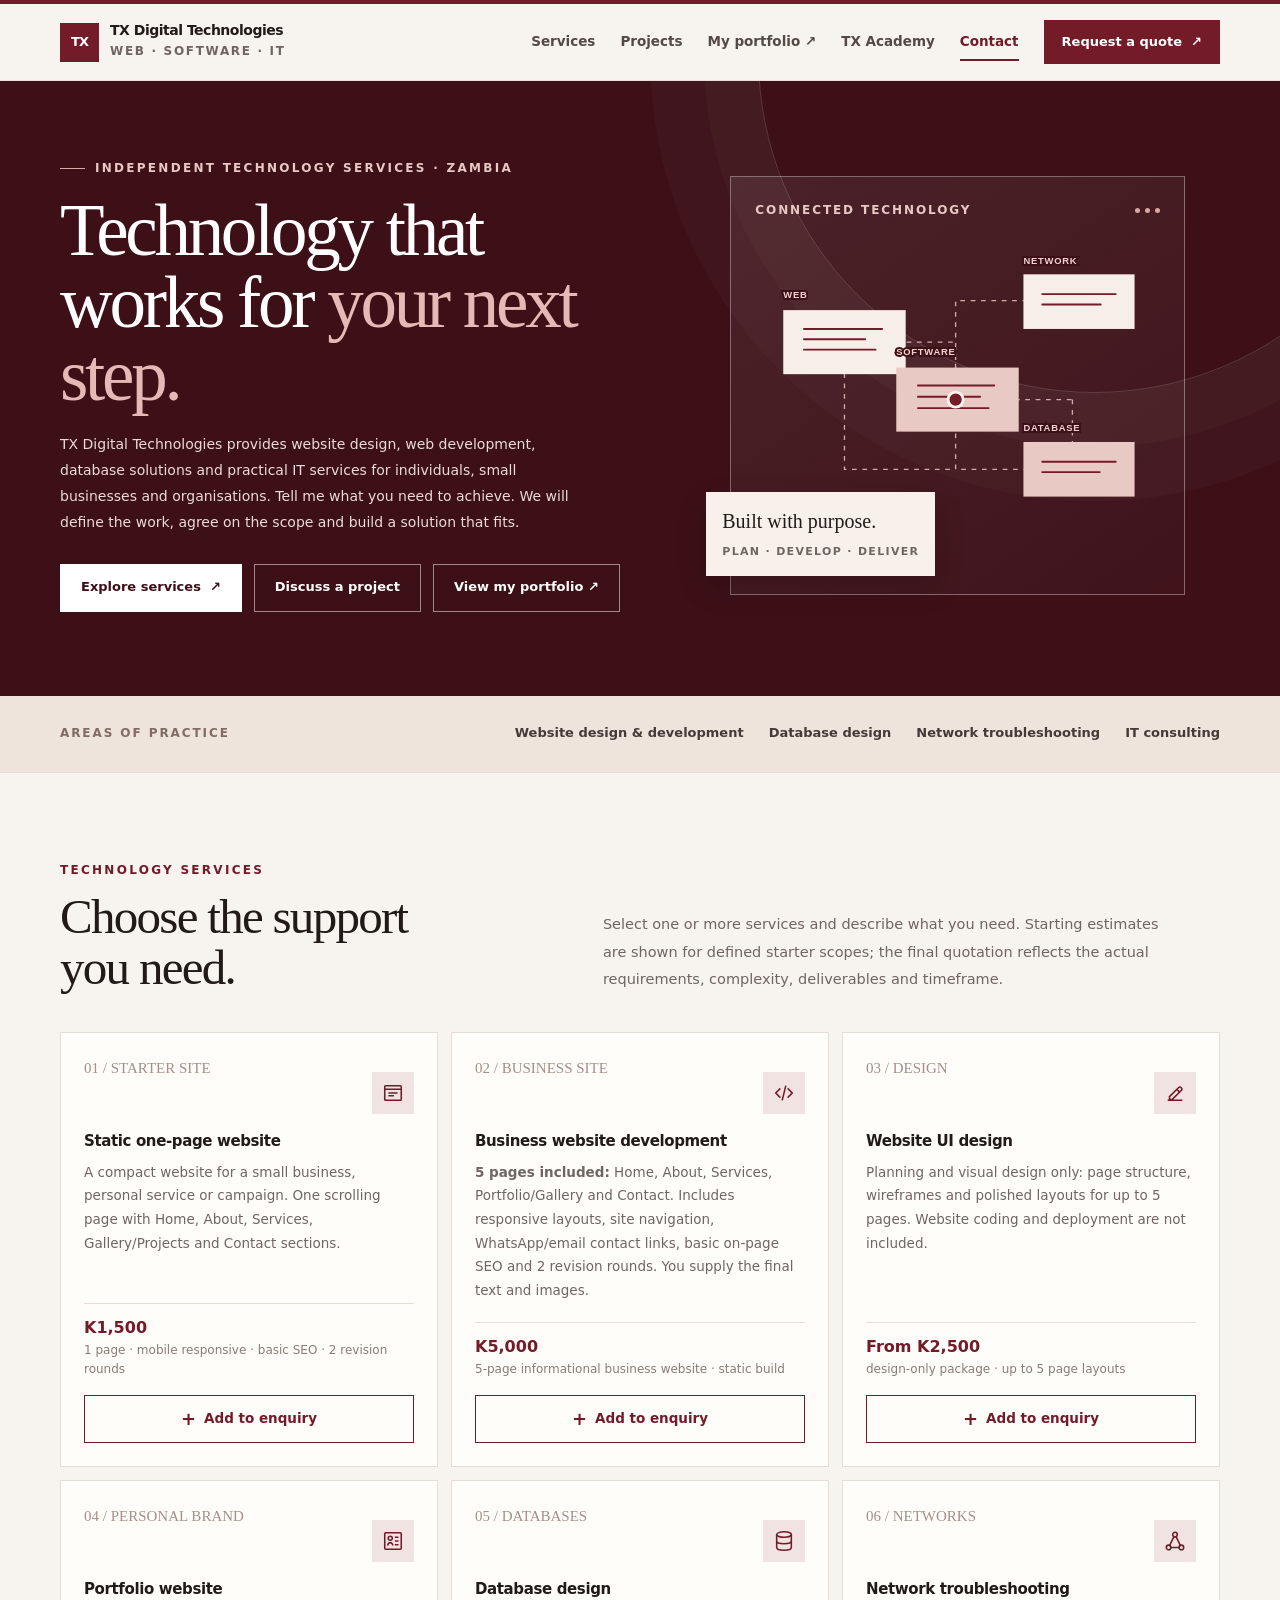
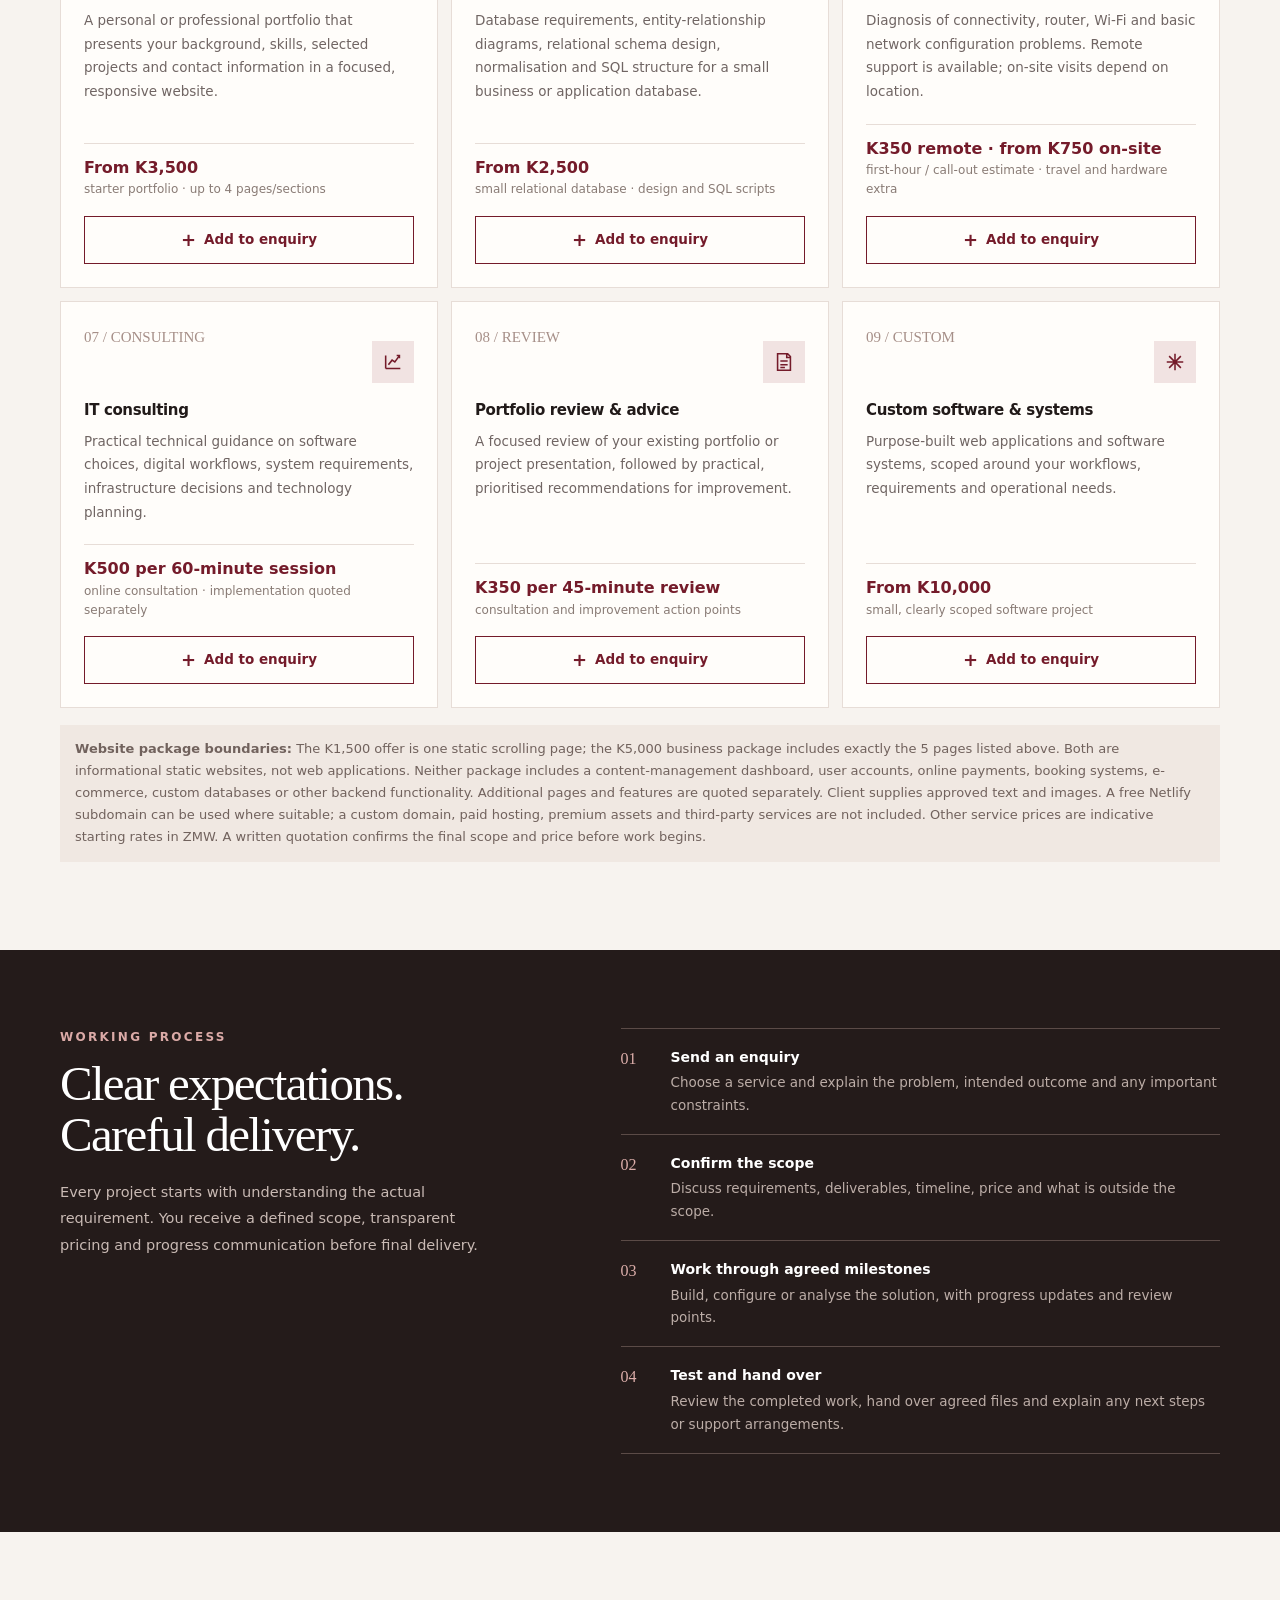
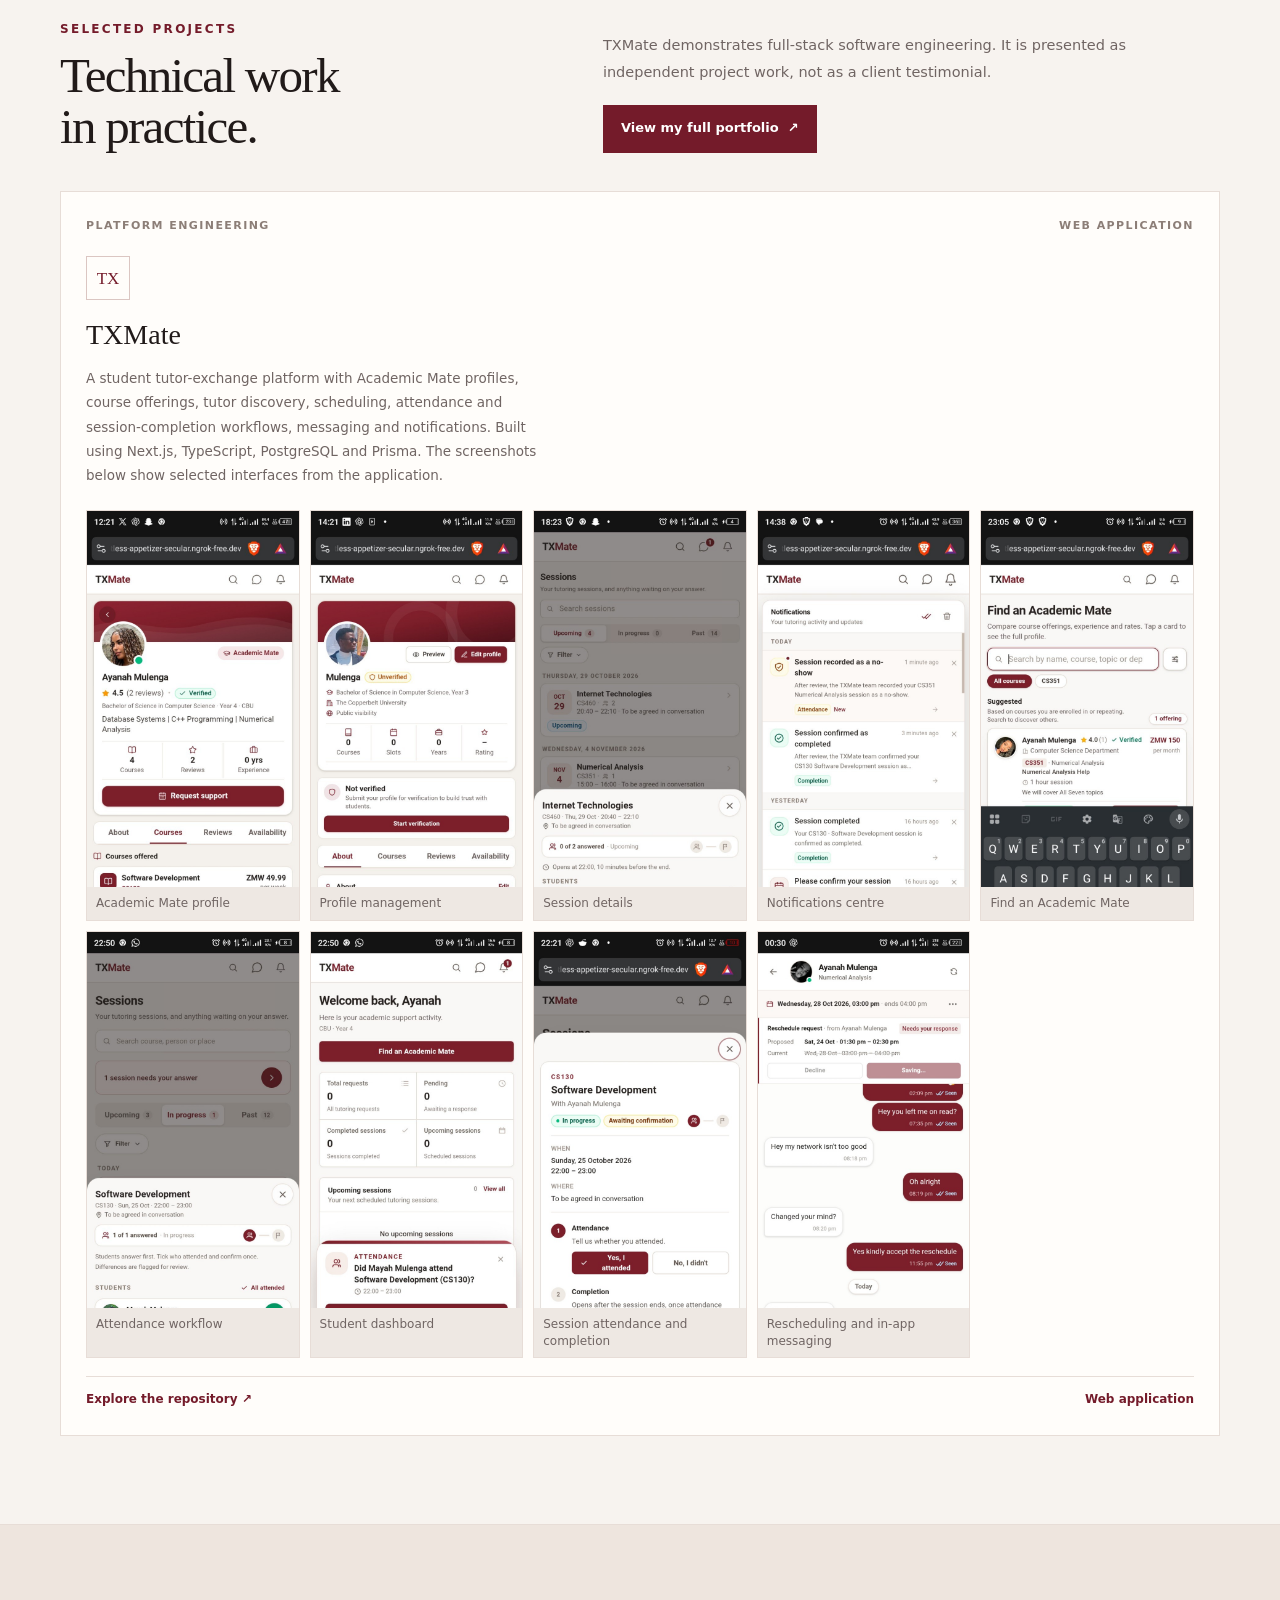
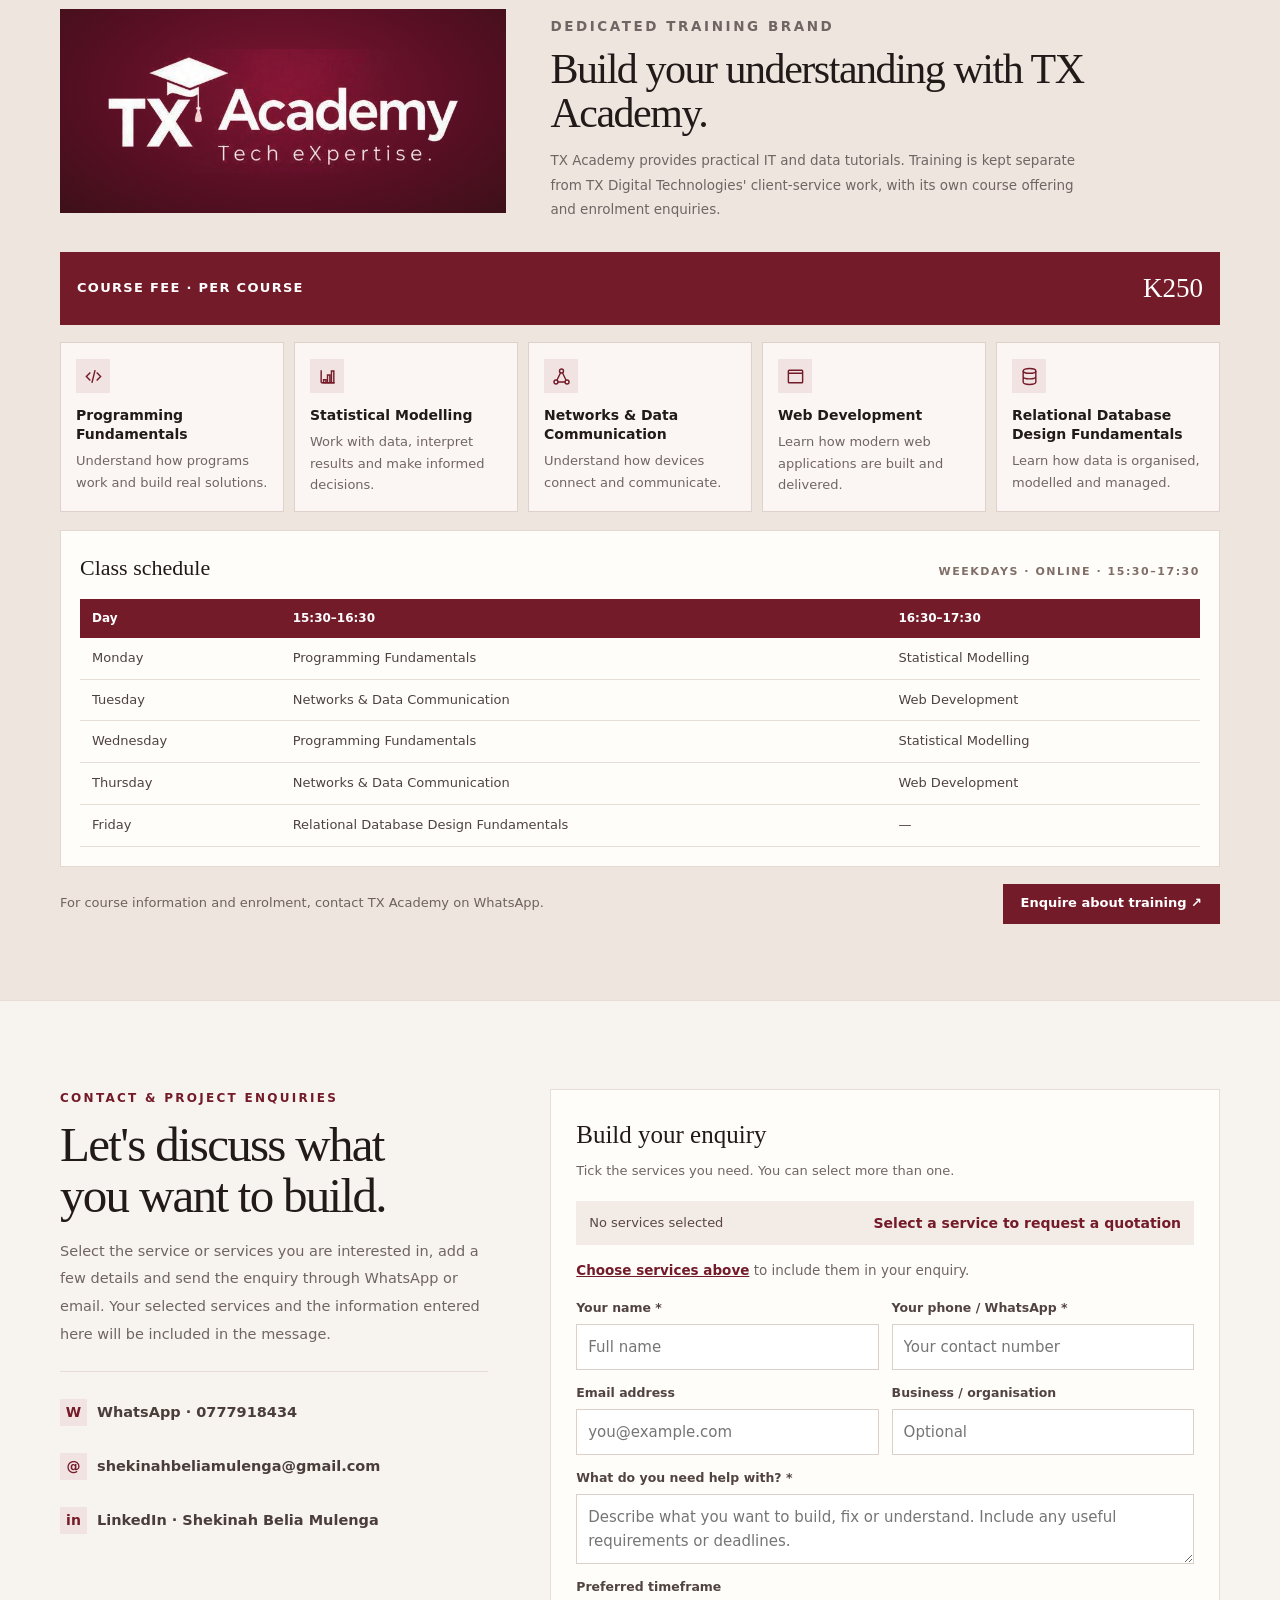
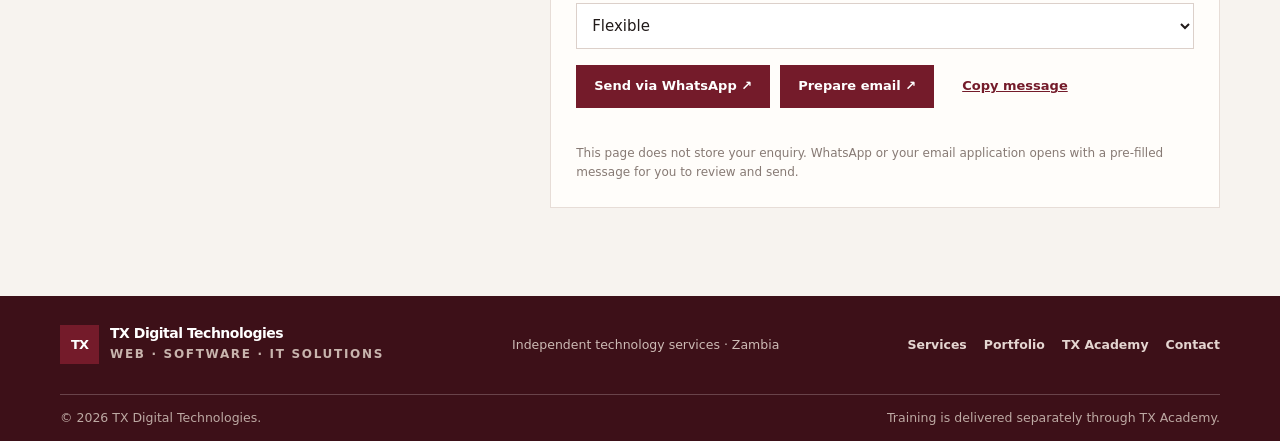
<file: index.html>
<!doctype html>
<html lang="en">
<head>
  <meta charset="utf-8">
  <meta name="viewport" content="width=device-width, initial-scale=1, viewport-fit=cover">
  <meta name="theme-color" content="#6f1724">
  <meta name="description" content="TX Digital Technologies provides website design, web development, portfolio websites, database design, network troubleshooting and IT consulting in Zambia.">
  <meta property="og:title" content="TX Digital Technologies | Practical technology solutions">
  <meta property="og:description" content="Website design, web development, database design and practical IT services, with separate training through TX Academy.">
  <meta property="og:type" content="website">
  <title>TX Digital Technologies | Technology Services in Zambia</title>
  <link rel="icon" type="image/svg+xml" href="favicon.svg">
  <link rel="stylesheet" href="css/base.css">
  <link rel="stylesheet" href="css/components.css">
  <link rel="stylesheet" href="css/header.css">
  <link rel="stylesheet" href="css/hero.css">
  <link rel="stylesheet" href="css/services.css">
  <link rel="stylesheet" href="css/process.css">
  <link rel="stylesheet" href="css/work.css">
  <link rel="stylesheet" href="css/academy.css">
  <link rel="stylesheet" href="css/contact.css">
  <link rel="stylesheet" href="css/footer.css">
  <link rel="stylesheet" href="css/responsive.css">
  <link rel="stylesheet" href="css/ux.css">
</head>
<body>
  <a class="skip-link" href="#main">Skip to content</a>
  <div class="topline" aria-hidden="true"></div>
  <header class="site-header">
    <div class="wrap nav">
      <a class="brand" href="#home" aria-label="TX Digital Technologies home">
        <span class="brand-mark" aria-hidden="true">TX</span>
        <span><span class="brand-name">TX Digital Technologies</span><span class="brand-sub">Web · Software · IT</span></span>
      </a>
      <button class="menu-toggle" type="button" aria-expanded="false" aria-controls="site-navigation"><span class="menu-icon" aria-hidden="true"></span><span class="menu-label">Menu</span></button>
      <nav class="nav-links" id="site-navigation" aria-label="Main navigation">
        <a href="#services">Services</a>
        <a href="#work">Projects</a>
        <a href="https://shekinahbmulenga-portfolio.netlify.app/" target="_blank" rel="noopener noreferrer">My portfolio ↗</a>
        <a href="#academy">TX Academy</a>
        <a href="#contact">Contact</a>
        <a class="nav-cta" href="#contact">Request a quote <span aria-hidden="true">↗</span></a>
      </nav>
    </div>
  </header>
  <main id="main" tabindex="-1">
    <section class="hero" id="home">
      <div class="wrap hero-grid">
        <div>
          <p class="eyebrow">Independent technology services · Zambia</p>
          <h1>Technology that works for <em>your next step.</em></h1>
          <p class="hero-copy">TX Digital Technologies provides website design, web development, database solutions and practical IT services for individuals, small businesses and organisations. Tell me what you need to achieve. We will define the work, agree on the scope and build a solution that fits.</p>
          <div class="hero-actions">
            <a class="button" href="#services">Explore services <span aria-hidden="true">↗</span></a>
            <a class="button button-outline" href="#contact">Discuss a project</a>
            <a class="button button-outline" href="https://shekinahbmulenga-portfolio.netlify.app/" target="_blank" rel="noopener noreferrer">View my portfolio ↗</a>
          </div>
        </div>
        <div class="hero-visual" role="img" aria-label="Illustration of connected web, software, database and network systems">
          <div class="blueprint">
            <div class="blueprint-head"><span>Connected technology</span><span class="dots"><i></i><i></i><i></i></span></div>
            <svg viewBox="0 0 430 285" fill="none" xmlns="http://www.w3.org/2000/svg" aria-hidden="true">
              <path d="M95 82H213V143H337M95 82V217H213V143M337 143V217H213M213 143V38H337" stroke="#D9AAA5" stroke-width="1.4" stroke-dasharray="5 6"/>
              <rect x="30" y="48" width="130" height="68" fill="#F6EEE8"/>
              <rect x="150" y="109" width="130" height="68" fill="#E8C9C3"/>
              <rect x="285" y="10" width="118" height="58" fill="#F6EEE8"/>
              <rect x="285" y="188" width="118" height="58" fill="#E8C9C3"/>
              <g stroke="#741B2A" stroke-width="2" stroke-linecap="round">
                <path d="M52 68H135M52 79H117M52 90H128M173 128H254M173 140H239M173 152H248M305 31H383M305 42H367M305 209H383M305 220H366"/>
              </g>
              <g fill="#741B2A" font-family="Arial, sans-serif" font-size="10" font-weight="700">
                <text x="30" y="35">WEB</text><text x="150" y="96">SOFTWARE</text><text x="285" y="-1">NETWORK</text><text x="285" y="176">DATABASE</text>
              </g>
              <circle cx="213" cy="143" r="8" fill="#741B2A" stroke="#F7F3EF" stroke-width="3"/>
            </svg>
            <div class="blueprint-caption"><strong>Built with purpose.</strong><small>Plan · Develop · Deliver</small></div>
          </div>
        </div>
      </div>
    </section>
    <section class="capability-band" aria-label="Service areas">
      <div class="wrap capability-inner">
        <span class="capability-label">Areas of practice</span>
        <div class="capability-list"><span>Website design & development</span><span>Database design</span><span>Network troubleshooting</span><span>IT consulting</span></div>
      </div>
    </section>
    <section class="section" id="services">
      <div class="wrap">
        <div class="section-head">
          <div><p class="kicker">Technology services</p><h2>Choose the support<br>you need.</h2></div>
          <p class="intro">Select one or more services and describe what you need. Starting estimates are shown for defined starter scopes; the final quotation reflects the actual requirements, complexity, deliverables and timeframe.</p>
        </div>

        <div class="service-grid" id="service-grid" aria-label="Select services for your enquiry">
          <article class="service-card" data-card="static-website">
            <div class="service-top"><span class="service-index">01 / STARTER SITE</span><span class="service-icon" aria-hidden="true"><svg viewBox="0 0 24 24" fill="none" stroke-width="1.7"><rect x="3" y="4" width="18" height="16" rx="1"/><path d="M3 8h18M7 6h.01M10 6h.01M7 12h10M7 15h6"/></svg></span></div>
            <h3>Static one-page website</h3>
            <p>A compact website for a small business, personal service or campaign. One scrolling page with Home, About, Services, Gallery/Projects and Contact sections.</p>
            <div class="service-price"><strong>K1,500</strong><span>1 page · mobile responsive · basic SEO · 2 revision rounds</span></div>
            <label class="service-select-label"><input class="select-box service-check" type="checkbox" name="services" value="Static one-page website" data-estimate="K1,500 — 1 scrolling page with Home, About, Services, Gallery/Projects and Contact sections"><span class="select-text" data-off="Add to enquiry" data-on="Added to enquiry">Add to enquiry</span></label>
          </article>

          <article class="service-card" data-card="web-development">
            <div class="service-top"><span class="service-index">02 / BUSINESS SITE</span><span class="service-icon" aria-hidden="true"><svg viewBox="0 0 24 24" fill="none" stroke-width="1.7"><path d="m8 7-5 5 5 5M16 7l5 5-5 5M14 4l-4 16"/></svg></span></div>
            <h3>Business website development</h3>
            <p><strong>5 pages included:</strong> Home, About, Services, Portfolio/Gallery and Contact. Includes responsive layouts, site navigation, WhatsApp/email contact links, basic on-page SEO and 2 revision rounds. You supply the final text and images.</p>
            <div class="service-price"><strong>K5,000</strong><span>5-page informational business website · static build</span></div>
            <label class="service-select-label"><input class="select-box service-check" type="checkbox" name="services" value="5-page business website development" data-estimate="K5,000 — 5 pages: Home, About, Services, Portfolio/Gallery and Contact"><span class="select-text" data-off="Add to enquiry" data-on="Added to enquiry">Add to enquiry</span></label>
          </article>

          <article class="service-card" data-card="web-design">
            <div class="service-top"><span class="service-index">03 / DESIGN</span><span class="service-icon" aria-hidden="true"><svg viewBox="0 0 24 24" fill="none" stroke-width="1.7"><path d="M4 20h16M6 16l9.8-9.8a2.1 2.1 0 0 1 3 3L9 19H6z"/><path d="m14 8 3 3"/></svg></span></div>
            <h3>Website UI design</h3>
            <p>Planning and visual design only: page structure, wireframes and polished layouts for up to 5 pages. Website coding and deployment are not included.</p>
            <div class="service-price"><strong>From K2,500</strong><span>design-only package · up to 5 page layouts</span></div>
            <label class="service-select-label"><input class="select-box service-check" type="checkbox" name="services" value="Website UI design" data-estimate="From K2,500 — design only, up to 5 page layouts; development excluded"><span class="select-text" data-off="Add to enquiry" data-on="Added to enquiry">Add to enquiry</span></label>
          </article>

          <article class="service-card" data-card="portfolio-website">
            <div class="service-top"><span class="service-index">04 / PERSONAL BRAND</span><span class="service-icon" aria-hidden="true"><svg viewBox="0 0 24 24" fill="none" stroke-width="1.7"><rect x="3" y="3" width="18" height="18" rx="1"/><circle cx="9" cy="9" r="2.2"/><path d="M6 17c.8-2.2 2-3.2 3-3.2s2.2 1 3 3.2M14 8h4M14 12h4M14 16h4"/></svg></span></div>
            <h3>Portfolio website</h3>
            <p>A personal or professional portfolio that presents your background, skills, selected projects and contact information in a focused, responsive website.</p>
            <div class="service-price"><strong>From K3,500</strong><span>starter portfolio · up to 4 pages/sections</span></div>
            <label class="service-select-label"><input class="select-box service-check" type="checkbox" name="services" value="Portfolio website" data-estimate="From K3,500"><span class="select-text" data-off="Add to enquiry" data-on="Added to enquiry">Add to enquiry</span></label>
          </article>

          <article class="service-card" data-card="database-design">
            <div class="service-top"><span class="service-index">05 / DATABASES</span><span class="service-icon" aria-hidden="true"><svg viewBox="0 0 24 24" fill="none" stroke-width="1.7"><ellipse cx="12" cy="5" rx="8" ry="3"/><path d="M4 5v14c0 1.7 3.6 3 8 3s8-1.3 8-3V5M4 12c0 1.7 3.6 3 8 3s8-1.3 8-3"/></svg></span></div>
            <h3>Database design</h3>
            <p>Database requirements, entity-relationship diagrams, relational schema design, normalisation and SQL structure for a small business or application database.</p>
            <div class="service-price"><strong>From K2,500</strong><span>small relational database · design and SQL scripts</span></div>
            <label class="service-select-label"><input class="select-box service-check" type="checkbox" name="services" value="Database design" data-estimate="From K2,500"><span class="select-text" data-off="Add to enquiry" data-on="Added to enquiry">Add to enquiry</span></label>
          </article>

          <article class="service-card" data-card="network-support">
            <div class="service-top"><span class="service-index">06 / NETWORKS</span><span class="service-icon" aria-hidden="true"><svg viewBox="0 0 24 24" fill="none" stroke-width="1.7"><circle cx="12" cy="5" r="2.5"/><circle cx="5" cy="19" r="2.5"/><circle cx="19" cy="19" r="2.5"/><path d="m10.8 7.3-4.6 9.4M13.2 7.3l4.6 9.4M7.5 19h9"/></svg></span></div>
            <h3>Network troubleshooting</h3>
            <p>Diagnosis of connectivity, router, Wi-Fi and basic network configuration problems. Remote support is available; on-site visits depend on location.</p>
            <div class="service-price"><strong>K350 remote · from K750 on-site</strong><span>first-hour / call-out estimate · travel and hardware extra</span></div>
            <label class="service-select-label"><input class="select-box service-check" type="checkbox" name="services" value="Network troubleshooting" data-estimate="K350 remote first hour; on-site from K750"><span class="select-text" data-off="Add to enquiry" data-on="Added to enquiry">Add to enquiry</span></label>
          </article>

          <article class="service-card" data-card="it-consulting">
            <div class="service-top"><span class="service-index">07 / CONSULTING</span><span class="service-icon" aria-hidden="true"><svg viewBox="0 0 24 24" fill="none" stroke-width="1.7"><path d="M4 19V5M4 19h16M7 15l4-5 3 2 5-7"/><path d="M16 5h3v3"/></svg></span></div>
            <h3>IT consulting</h3>
            <p>Practical technical guidance on software choices, digital workflows, system requirements, infrastructure decisions and technology planning.</p>
            <div class="service-price"><strong>K500 per 60-minute session</strong><span>online consultation · implementation quoted separately</span></div>
            <label class="service-select-label"><input class="select-box service-check" type="checkbox" name="services" value="IT consulting" data-estimate="K500 per 60-minute session"><span class="select-text" data-off="Add to enquiry" data-on="Added to enquiry">Add to enquiry</span></label>
          </article>

                    <article class="service-card" data-card="portfolio-advice">
            <div class="service-top"><span class="service-index">08 / REVIEW</span><span class="service-icon" aria-hidden="true"><svg viewBox="0 0 24 24" fill="none" stroke-width="1.7"><path d="M5 3h11l3 3v15H5zM15 3v4h4M8 11h8M8 15h8M8 18h5"/></svg></span></div>
            <h3>Portfolio review & advice</h3>
            <p>A focused review of your existing portfolio or project presentation, followed by practical, prioritised recommendations for improvement.</p>
            <div class="service-price"><strong>K350 per 45-minute review</strong><span>consultation and improvement action points</span></div>
            <label class="service-select-label"><input class="select-box service-check" type="checkbox" name="services" value="Portfolio review and advice" data-estimate="K350 per 45-minute review"><span class="select-text" data-off="Add to enquiry" data-on="Added to enquiry">Add to enquiry</span></label>
          </article>

          <article class="service-card" data-card="custom-project">
            <div class="service-top"><span class="service-index">09 / CUSTOM</span><span class="service-icon" aria-hidden="true"><svg viewBox="0 0 24 24" fill="none" stroke-width="1.7"><path d="M12 3v18M3 12h18M5.6 5.6l12.8 12.8M18.4 5.6 5.6 18.4"/></svg></span></div>
            <h3>Custom software & systems</h3>
            <p>Purpose-built web applications and software systems, scoped around your workflows, requirements and operational needs.</p>
            <div class="service-price"><strong>From K10,000</strong><span>small, clearly scoped software project</span></div>
            <label class="service-select-label"><input class="select-box service-check" type="checkbox" name="services" value="Custom software or systems project" data-estimate="From K10,000"><span class="select-text" data-off="Add to enquiry" data-on="Added to enquiry">Add to enquiry</span></label>
          </article>
        </div>
        <p class="pricing-note"><strong>Website package boundaries:</strong> The K1,500 offer is one static scrolling page; the K5,000 business package includes exactly the 5 pages listed above. Both are informational static websites, not web applications. Neither package includes a content-management dashboard, user accounts, online payments, booking systems, e-commerce, custom databases or other backend functionality. Additional pages and features are quoted separately. Client supplies approved text and images. A free Netlify subdomain can be used where suitable; a custom domain, paid hosting, premium assets and third-party services are not included. Other service prices are indicative starting rates in ZMW. A written quotation confirms the final scope and price before work begins.</p>
      </div>
    </section>
    <section class="process" id="approach">
      <div class="wrap process-grid">
        <div>
          <p class="kicker">Working process</p>
          <h2>Clear expectations.<br>Careful delivery.</h2>
          <p class="process-copy">Every project starts with understanding the actual requirement. You receive a defined scope, transparent pricing and progress communication before final delivery.</p>
        </div>
        <div class="steps">
          <div class="step"><span class="step-number">01</span><div><strong>Send an enquiry</strong><p>Choose a service and explain the problem, intended outcome and any important constraints.</p></div></div>
          <div class="step"><span class="step-number">02</span><div><strong>Confirm the scope</strong><p>Discuss requirements, deliverables, timeline, price and what is outside the scope.</p></div></div>
          <div class="step"><span class="step-number">03</span><div><strong>Work through agreed milestones</strong><p>Build, configure or analyse the solution, with progress updates and review points.</p></div></div>
          <div class="step"><span class="step-number">04</span><div><strong>Test and hand over</strong><p>Review the completed work, hand over agreed files and explain any next steps or support arrangements.</p></div></div>
        </div>
      </div>
    </section>
    <section class="section" id="work">
      <div class="wrap">
        <div class="section-head">
          <div><p class="kicker">Selected projects</p><h2>Technical work<br>in practice.</h2></div>
          <div><p class="intro">TXMate demonstrates full-stack software engineering. It is presented as independent project work, not as a client testimonial.</p><a class="button button-outline view-more" href="https://shekinahbmulenga-portfolio.netlify.app/" target="_blank" rel="noopener noreferrer">View my full portfolio <span aria-hidden="true">↗</span></a></div>
        </div>
        <div class="portfolio-grid">
          <article class="portfolio-item txmate-project">
            <div class="portfolio-meta"><span>Platform engineering</span><span>Web application</span></div>
            <div><div class="portfolio-symbol" aria-hidden="true">TX</div><h3>TXMate</h3><p>A student tutor-exchange platform with Academic Mate profiles, course offerings, tutor discovery, scheduling, attendance and session-completion workflows, messaging and notifications. Built using Next.js, TypeScript, PostgreSQL and Prisma. The screenshots below show selected interfaces from the application.</p></div>
            <div class="txmate-gallery" aria-label="TXMate application screenshots">
              <a class="txmate-shot" href="txmate-screenshots/academic-mate-profile.jpg" target="_blank" rel="noopener noreferrer"><img decoding="async" src="txmate-screenshots/academic-mate-profile.jpg" alt="TXMate public Academic Mate profile showing rating, verification, courses and tutor information" loading="lazy"><span>Academic Mate profile</span></a>
              <a class="txmate-shot" href="txmate-screenshots/academic-mate-profile-setup.jpg" target="_blank" rel="noopener noreferrer"><img decoding="async" src="txmate-screenshots/academic-mate-profile-setup.jpg" alt="TXMate Academic Mate profile management and verification interface" loading="lazy"><span>Profile management</span></a>
              <a class="txmate-shot" href="txmate-screenshots/session-details.jpg" target="_blank" rel="noopener noreferrer"><img decoding="async" src="txmate-screenshots/session-details.jpg" alt="TXMate session details sheet showing student attendance responses" loading="lazy"><span>Session details</span></a>
              <a class="txmate-shot" href="txmate-screenshots/notifications.jpg" target="_blank" rel="noopener noreferrer"><img decoding="async" src="txmate-screenshots/notifications.jpg" alt="TXMate notifications centre showing attendance and session completion updates" loading="lazy"><span>Notifications centre</span></a>
              <a class="txmate-shot" href="txmate-screenshots/find-academic-mate.jpg" target="_blank" rel="noopener noreferrer"><img decoding="async" src="txmate-screenshots/find-academic-mate.jpg" alt="TXMate Find an Academic Mate search and tutor offering results" loading="lazy"><span>Find an Academic Mate</span></a>
              <a class="txmate-shot" href="txmate-screenshots/attendance-workflow.jpg" target="_blank" rel="noopener noreferrer"><img decoding="async" src="txmate-screenshots/attendance-workflow.jpg" alt="TXMate attendance confirmation workflow for a tutoring session" loading="lazy"><span>Attendance workflow</span></a>
              <a class="txmate-shot" href="txmate-screenshots/student-dashboard.jpg" target="_blank" rel="noopener noreferrer"><img decoding="async" src="txmate-screenshots/student-dashboard.jpg" alt="TXMate student dashboard with tutoring activity and upcoming sessions" loading="lazy"><span>Student dashboard</span></a>
              <a class="txmate-shot" href="txmate-screenshots/session-attendance-completion.jpg" target="_blank" rel="noopener noreferrer"><img decoding="async" src="txmate-screenshots/session-attendance-completion.jpg" alt="TXMate session workflow showing attendance response and completion confirmation stages" loading="lazy"><span>Session attendance and completion</span></a>
              <a class="txmate-shot" href="txmate-screenshots/rescheduling-and-messaging.jpg" target="_blank" rel="noopener noreferrer"><img decoding="async" src="txmate-screenshots/rescheduling-and-messaging.jpg" alt="TXMate tutoring conversation with a rescheduling request and in-app messages" loading="lazy"><span>Rescheduling and in-app messaging</span></a>
            </div>
            <div class="portfolio-foot"><a href="https://github.com/ShekinahBeliaMulenga/TXMate" target="_blank" rel="noopener noreferrer">Explore the repository ↗</a><span>Web application</span></div>
          </article>
        </div>
      </div>
    </section>
    <section class="academy" id="academy">
      <div class="wrap">
        <div class="academy-top">
          <div class="academy-logo-wrap"><img class="academy-logo" src="tx-academy-logo.png" width="609" height="206" alt="TX Academy, Tech Expertise logo"></div>
          <div class="academy-heading">
            <p class="kicker">Dedicated training brand</p>
            <h2>Build your understanding with TX Academy.</h2>
            <p>TX Academy provides practical IT and data tutorials. Training is kept separate from TX Digital Technologies' client-service work, with its own course offering and enrolment enquiries.</p>
          </div>
        </div>
        <div class="academy-price-row"><span>Course fee · per course</span><strong>K250</strong></div>
        <div class="course-grid">
          <article class="course"><span class="course-icon" aria-hidden="true"><svg viewBox="0 0 24 24" fill="none" stroke-width="1.8"><path d="m8 7-5 5 5 5M16 7l5 5-5 5M14 4l-4 16"/></svg></span><h3>Programming Fundamentals</h3><p>Understand how programs work and build real solutions.</p></article>
          <article class="course"><span class="course-icon" aria-hidden="true"><svg viewBox="0 0 24 24" fill="none" stroke-width="1.8"><path d="M4 20V4M4 20h17"/><path d="M7 16h3v4H7zM12 10h3v10h-3zM17 5h3v15h-3z"/></svg></span><h3>Statistical Modelling</h3><p>Work with data, interpret results and make informed decisions.</p></article>
          <article class="course"><span class="course-icon" aria-hidden="true"><svg viewBox="0 0 24 24" fill="none" stroke-width="1.8"><circle cx="12" cy="5" r="2.5"/><circle cx="5" cy="19" r="2.5"/><circle cx="19" cy="19" r="2.5"/><path d="m10.8 7.3-4.6 9.4M13.2 7.3l4.6 9.4M7.5 19h9"/></svg></span><h3>Networks & Data Communication</h3><p>Understand how devices connect and communicate.</p></article>
          <article class="course"><span class="course-icon" aria-hidden="true"><svg viewBox="0 0 24 24" fill="none" stroke-width="1.8"><rect x="3" y="4" width="18" height="16" rx="1"/><path d="M3 8h18M7 6h.01M10 6h.01"/></svg></span><h3>Web Development</h3><p>Learn how modern web applications are built and delivered.</p></article>
          <article class="course"><span class="course-icon" aria-hidden="true"><svg viewBox="0 0 24 24" fill="none" stroke-width="1.8"><ellipse cx="12" cy="5" rx="8" ry="3"/><path d="M4 5v14c0 1.7 3.6 3 8 3s8-1.3 8-3V5M4 12c0 1.7 3.6 3 8 3s8-1.3 8-3"/></svg></span><h3>Relational Database Design Fundamentals</h3><p>Learn how data is organised, modelled and managed.</p></article>
        </div>
        <div class="schedule-wrap">
          <div class="schedule-head"><h3>Class schedule</h3><span>Weekdays · Online · 15:30–17:30</span></div>
          <div class="table-scroll">
            <table class="schedule-table">
              <thead><tr><th>Day</th><th>15:30–16:30</th><th>16:30–17:30</th></tr></thead>
              <tbody>
                <tr><td data-label="Day">Monday</td><td data-label="15:30–16:30">Programming Fundamentals</td><td data-label="16:30–17:30">Statistical Modelling</td></tr>
                <tr><td data-label="Day">Tuesday</td><td data-label="15:30–16:30">Networks & Data Communication</td><td data-label="16:30–17:30">Web Development</td></tr>
                <tr><td data-label="Day">Wednesday</td><td data-label="15:30–16:30">Programming Fundamentals</td><td data-label="16:30–17:30">Statistical Modelling</td></tr>
                <tr><td data-label="Day">Thursday</td><td data-label="15:30–16:30">Networks & Data Communication</td><td data-label="16:30–17:30">Web Development</td></tr>
                <tr><td data-label="Day">Friday</td><td data-label="15:30–16:30">Relational Database Design Fundamentals</td><td data-label="16:30–17:30">—</td></tr>
              </tbody>
            </table>
          </div>
        </div>
        <div class="academy-action"><p>For course information and enrolment, contact TX Academy on WhatsApp.</p><a class="button" href="https://wa.me/260777918434?text=Hello%20TX%20Academy%2C%20I%20would%20like%20information%20about%20your%20courses." target="_blank" rel="noopener noreferrer">Enquire about training ↗</a></div>
      </div>
    </section>
    <section class="contact" id="contact">
      <div class="wrap contact-grid">
        <div>
          <p class="kicker">Contact & project enquiries</p>
          <h2>Let's discuss what you want to build.</h2>
          <p class="contact-copy">Select the service or services you are interested in, add a few details and send the enquiry through WhatsApp or email. Your selected services and the information entered here will be included in the message.</p>
          <div class="contact-list">
            <a class="contact-link" href="https://wa.me/260777918434" target="_blank" rel="noopener noreferrer"><span class="contact-link-icon" aria-hidden="true">W</span><span>WhatsApp · 0777918434</span></a>
            <a class="contact-link" href="mailto:shekinahbeliamulenga@gmail.com"><span class="contact-link-icon" aria-hidden="true">@</span><span>shekinahbeliamulenga@gmail.com</span></a>
            <a class="contact-link" href="https://www.linkedin.com/in/shekinah-belia-mulenga-7873052a1/" target="_blank" rel="noopener noreferrer"><span class="contact-link-icon" aria-hidden="true">in</span><span>LinkedIn · Shekinah Belia Mulenga</span></a>
          </div>
        </div>

        <div class="enquiry-panel" id="enquiry">
          <h3>Build your enquiry</h3>
          <p class="enquiry-help">Tick the services you need. You can select more than one.</p>
          <div class="selection-summary" aria-live="polite"><span id="selected-count">No services selected</span><strong id="selected-note">Select a service to request a quotation</strong></div>
          <ul class="chips" id="selected-list" aria-label="Selected services"></ul>
          <p class="chips-empty" id="selected-empty"><a href="#services">Choose services above</a> to include them in your enquiry.</p>
          <form id="enquiry-form">
            <div class="form-grid">
              <div class="field"><label for="client-name">Your name *</label><input id="client-name" name="name" autocomplete="name" required maxlength="100" placeholder="Full name"></div>
              <div class="field"><label for="client-phone">Your phone / WhatsApp *</label><input id="client-phone" name="phone" type="tel" inputmode="tel" autocomplete="tel" required maxlength="30" placeholder="Your contact number"></div>
              <div class="field"><label for="client-email">Email address</label><input id="client-email" name="email" type="email" inputmode="email" autocomplete="email" maxlength="160" placeholder="you@example.com"></div>
              <div class="field"><label for="client-organisation">Business / organisation</label><input id="client-organisation" name="organisation" autocomplete="organization" maxlength="120" placeholder="Optional"></div>
              <div class="field full"><label for="project-details">What do you need help with? *</label><textarea id="project-details" name="details" required minlength="10" maxlength="1800" placeholder="Describe what you want to build, fix or understand. Include any useful requirements or deadlines."></textarea></div>
              <div class="field full"><label for="project-timing">Preferred timeframe</label><select id="project-timing" name="timing"><option value="Flexible">Flexible</option><option value="As soon as possible">As soon as possible</option><option value="Within 1–2 weeks">Within 1–2 weeks</option><option value="Within a month">Within a month</option><option value="I am planning ahead">I am planning ahead</option></select></div>
            </div>
            <div class="form-actions">
              <button class="button" id="whatsapp-submit" type="submit">Send via WhatsApp ↗</button>
              <button class="button button-outline" id="email-submit" type="button">Prepare email ↗</button>
              <button class="button button-text" id="copy-submit" type="button">Copy message</button>
            </div>
            <p class="form-status" id="form-status" role="status" aria-live="polite"></p>
            <p class="privacy-note">This page does not store your enquiry. WhatsApp or your email application opens with a pre-filled message for you to review and send.</p>
          </form>
        </div>
      </div>
    </section>
  </main>
  <footer class="site-footer">
    <div class="wrap footer-main">
      <a class="brand" href="#home"><span class="brand-mark" aria-hidden="true">TX</span><span><span class="brand-name">TX Digital Technologies</span><span class="brand-sub" style="color:#c8b4ad">Web · Software · IT Solutions</span></span></a>
      <p>Independent technology services · Zambia</p>
      <nav class="footer-nav" aria-label="Footer navigation"><a href="#services">Services</a><a href="#work">Portfolio</a><a href="#academy">TX Academy</a><a href="#contact">Contact</a></nav>
    </div>
    <div class="wrap footer-bottom"><span>© <span id="year">2026</span> TX Digital Technologies.</span><span>Training is delivered separately through TX Academy.</span></div>
  </footer>
  <div class="enquiry-bar" id="enquiry-bar" hidden>
  <div class="enquiry-bar-inner">
    <span class="enquiry-bar-text"><strong id="bar-count">0 services</strong><small id="bar-total">selected for your enquiry</small></span>
    <a class="button" href="#enquiry">Review enquiry <span aria-hidden="true">↓</span></a>
  </div>
  </div>
  <script defer src="js/app.js"></script>
</body>
</html>
</file>
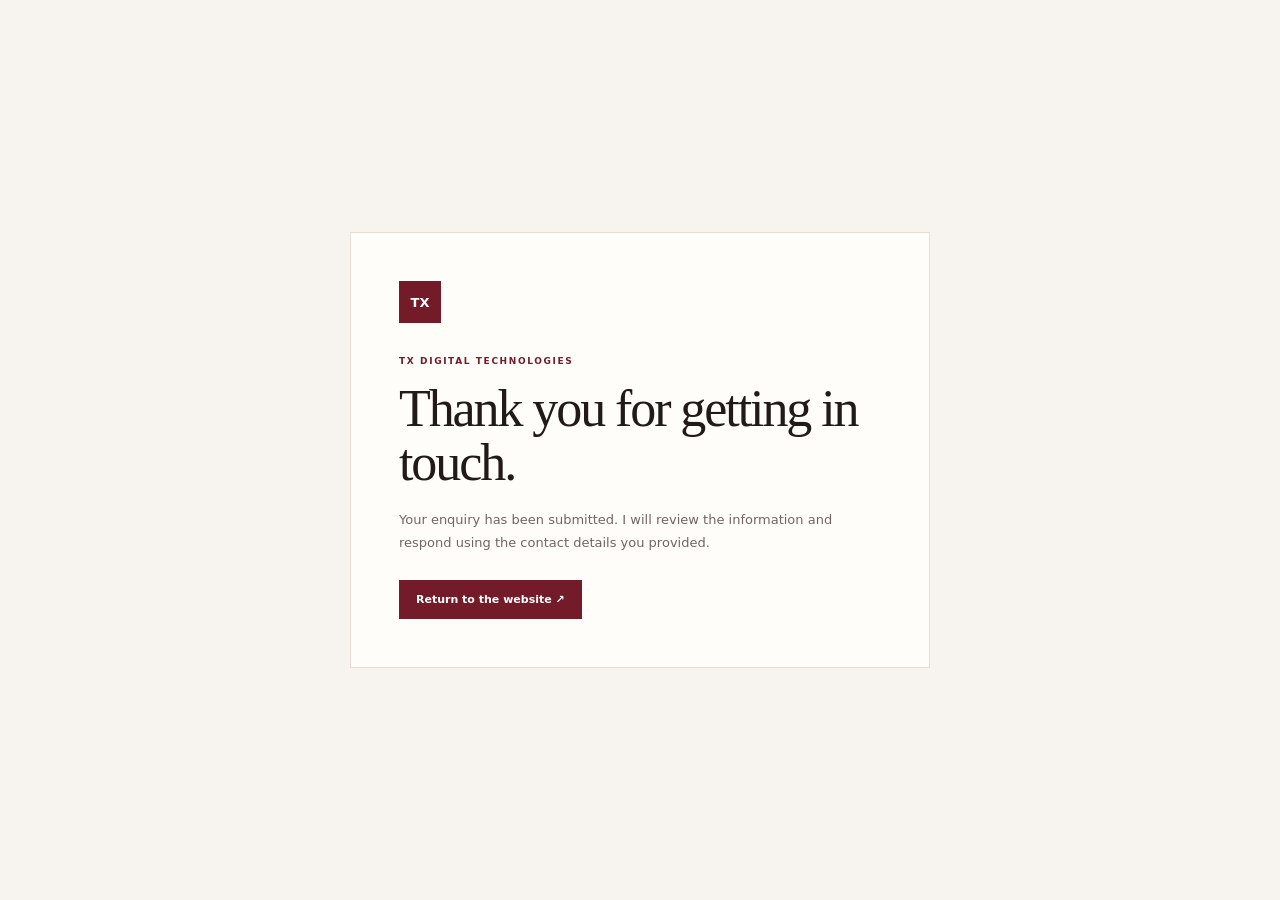
<file: thank-you.html>
<!doctype html>
<html lang="en">
<head>
  <meta charset="utf-8">
  <meta name="viewport" content="width=device-width, initial-scale=1">
  <meta name="theme-color" content="#741b2a">
  <title>Enquiry | TX Digital Technologies</title>
  <style>
    *{box-sizing:border-box}body{margin:0;min-height:100vh;display:grid;place-items:center;padding:24px;background:#f7f3ef;color:#211a19;font-family:ui-sans-serif,system-ui,-apple-system,"Segoe UI",sans-serif}.panel{width:min(100%,580px);padding:48px;background:#fffdfa;border:1px solid #e7ddd7}.mark{width:42px;height:42px;display:grid;place-items:center;background:#741b2a;color:#fff;font-weight:850;font-size:13px}.eyebrow{margin:30px 0 12px;color:#741b2a;font-size:9px;font-weight:800;letter-spacing:.18em;text-transform:uppercase}h1{margin:0;font:400 clamp(36px,7vw,52px)/1.05 Georgia,serif;letter-spacing:-.04em}p{margin:17px 0 25px;color:#706563;font-size:13px;line-height:1.8}.back{display:inline-flex;align-items:center;gap:9px;padding:13px 17px;background:#741b2a;color:#fff;text-decoration:none;font-size:11px;font-weight:750}@media(max-width:500px){.panel{padding:30px}}
  </style>
</head>
<body>
  <main class="panel">
    <div class="mark" aria-hidden="true">TX</div>
    <p class="eyebrow">TX Digital Technologies</p>
    <h1>Thank you for getting in touch.</h1>
    <p>Your enquiry has been submitted. I will review the information and respond using the contact details you provided.</p>
    <a class="back" href="/">Return to the website ↗</a>
  </main>
</body>
</html>
</file>
<file: css/base.css>
/* base */
    :root {
      --ink: #211a19;
      --muted: #706563;
      --paper: #f7f3ef;
      --white: #fffdfa;
      --line: #e7ddd7;
      --maroon: #741b2a;
      --maroon-deep: #3d1018;
      --maroon-soft: #f1e3e2;
      --rose: #d7a8a4;
      --sand: #e9ded6;
      --green: #365b48;
      --max: 1160px;
      --sans: Inter, ui-sans-serif, system-ui, -apple-system, BlinkMacSystemFont, "Segoe UI", sans-serif;
      --serif: Georgia, "Times New Roman", serif;
    }
    * { box-sizing: border-box; }
    html { scroll-behavior: smooth; scroll-padding-top: 92px; }
    body { margin: 0; color: var(--ink); background: var(--paper); font-family: var(--sans); line-height: 1.6; -webkit-font-smoothing: antialiased; }
    a { color: inherit; text-decoration: none; }
    button, input, select, textarea { font: inherit; }
    button, a { -webkit-tap-highlight-color: transparent; }
    .wrap { width: min(calc(100% - 44px), var(--max)); margin-inline: auto; }
    h1, h2, h3, p { margin-top: 0; }
    :focus-visible { outline: 2px solid #bd777e; outline-offset: 3px; }
    .sr-only { position: absolute; width: 1px; height: 1px; padding: 0; margin: -1px; overflow: hidden; clip: rect(0,0,0,0); white-space: nowrap; border: 0; }
</file>
<file: css/components.css>
/* components */
    .button-outline { color: var(--maroon); background: transparent; }
    .button-outline:hover { color: #fff; }
    .eyebrow, .kicker { margin: 0 0 17px; font-size: 12px; font-weight: 800; letter-spacing: .19em; text-transform: uppercase; }
    .section { padding-block: 88px; }
    .section-head { display: grid; grid-template-columns: .88fr 1.12fr; align-items: end; gap: 58px; margin-bottom: 38px; }
    .kicker { color: var(--maroon); margin-bottom: 12px; }
    h2 { margin-bottom: 0; font-family: var(--serif); font-size: clamp(34px, 4vw, 49px); font-weight: 400; line-height: 1.04; letter-spacing: -.035em; }
    .intro { max-width: 570px; margin: 0; color: var(--muted); font-size: 14px; line-height: 1.9; }
</file>
<file: css/header.css>
/* header */
    .topline { height: 4px; background: var(--maroon); }
    .site-header { position: sticky; top: 0; z-index: 30; background: rgba(247,243,239,.94); border-bottom: 1px solid rgba(231,221,215,.9); backdrop-filter: blur(16px); }
    .nav { min-height: 76px; display: flex; align-items: center; justify-content: space-between; gap: 24px; }
    .brand { display: inline-flex; align-items: center; gap: 11px; min-width: max-content; }
    .brand-mark { width: 39px; height: 39px; display: grid; place-items: center; color: #fff; background: var(--maroon); font-size: 13px; font-weight: 850; letter-spacing: -.08em; }
    .brand-name { display: block; font-size: 14px; line-height: 1.15; font-weight: 800; letter-spacing: -.035em; }
    .brand-sub { display: block; margin-top: 4px; color: var(--muted); font-size: 12px; font-weight: 700; letter-spacing: .14em; text-transform: uppercase; }
    .nav-links { display: flex; align-items: center; gap: 25px; color: #554946; font-size: 14px; font-weight: 700; }
    .nav-links a:not(.nav-cta):hover { color: var(--maroon); }
    .nav-cta, .button { min-height: 44px; display: inline-flex; align-items: center; justify-content: center; gap: 9px; padding: 0 17px; border: 1px solid var(--maroon); background: var(--maroon); color: #fff; font-size: 14px; font-weight: 750; cursor: pointer; transition: transform .18s ease, background .18s ease; }
    .nav-cta:hover, .button:hover { transform: translateY(-1px); background: var(--maroon-deep); }
    .menu-toggle { display: none; border: 1px solid var(--line); padding: 9px 12px; background: transparent; color: var(--ink); font-size: 14px; }
</file>
<file: css/hero.css>
/* hero */
    .hero { overflow: hidden; position: relative; color: #fff; background: var(--maroon-deep); }
    .hero::before { content: ""; position: absolute; width: 670px; height: 670px; top: -360px; right: -150px; border: 1px solid rgba(255,255,255,.16); border-radius: 50%; box-shadow: 0 0 0 54px rgba(255,255,255,.025), 0 0 0 108px rgba(255,255,255,.02); }
    .hero-grid { position: relative; z-index: 1; min-height: 520px; display: grid; grid-template-columns: 1.05fr .95fr; align-items: center; gap: 56px; padding-block: 78px 84px; }
    .eyebrow { display: flex; align-items: center; gap: 10px; color: #e8c8c4; }
    .eyebrow::before { content: ""; width: 25px; height: 1px; background: var(--rose); }
    h1 { max-width: 680px; margin-bottom: 20px; font-family: var(--serif); font-size: clamp(46px, 6.1vw, 73px); font-weight: 400; line-height: .99; letter-spacing: -.045em; }
    h1 em { color: #e5b9b5; font-style: normal; }
    .hero-copy { max-width: 520px; margin-bottom: 28px; color: #eadbd8; font-size: 14px; line-height: 1.85; }
    .hero-actions { display: flex; flex-wrap: wrap; align-items: center; gap: 12px; }
    .hero .button { min-height: 48px; padding-inline: 20px; background: #fff; border-color: #fff; color: var(--maroon-deep); }
    .hero .button:hover { background: #f4e9e6; }
    .hero .button-outline { color: #fff; background: transparent; border-color: rgba(255,255,255,.5); }
    .hero .button-outline:hover { color: var(--maroon-deep); background: #fff; }
    .hero-visual { position: relative; min-height: 330px; display: grid; place-items: center; }
    .blueprint { position: relative; width: min(100%, 455px); aspect-ratio: 1.12; padding: 24px; border: 1px solid rgba(255,255,255,.34); background: linear-gradient(145deg, rgba(255,255,255,.08), rgba(255,255,255,.015)); }
    .blueprint-head { display: flex; align-items: center; justify-content: space-between; color: #e8c8c4; font-size: 12px; font-weight: 750; letter-spacing: .16em; text-transform: uppercase; }
    .dots { display: flex; gap: 5px; }
    .dots i { width: 5px; height: 5px; display: block; background: var(--rose); border-radius: 50%; }
    .blueprint svg { width: 100%; height: calc(100% - 30px); margin-top: 16px; }
    .blueprint-caption { position: absolute; left: -25px; bottom: 18px; padding: 13px 16px; color: var(--ink); background: #f8f1eb; box-shadow: 0 12px 30px rgba(0,0,0,.16); }
    .blueprint-caption strong { display: block; font-family: var(--serif); font-size: 20px; font-weight: 400; }
    .blueprint-caption small { color: var(--muted); font-size: 11px; font-weight: 800; letter-spacing: .12em; text-transform: uppercase; }
    .capability-band { background: #eee4dc; border-bottom: 1px solid var(--line); }
    .capability-inner { min-height: 76px; display: flex; align-items: center; justify-content: space-between; gap: 22px; }
    .capability-label { color: #806c65; font-size: 12px; font-weight: 800; letter-spacing: .16em; text-transform: uppercase; }
    .capability-list { display: flex; flex-wrap: wrap; gap: 12px 25px; color: #453a37; font-size: 13px; font-weight: 750; }
</file>
<file: css/services.css>
/* services */
    .service-grid { display: grid; grid-template-columns: repeat(3, 1fr); gap: 13px; }
    .service-card { position: relative; display: flex; flex-direction: column; min-height: 270px; padding: 23px; border: 1px solid var(--line); background: var(--white); transition: border-color .18s, box-shadow .18s, transform .18s; }
    .service-card:hover { border-color: #cba9a5; transform: translateY(-2px); }
    .service-card.is-selected { border-color: var(--maroon); box-shadow: inset 0 0 0 1px var(--maroon), 0 8px 24px rgba(70,22,29,.08); }
    .service-top { display: flex; justify-content: space-between; align-items: flex-start; gap: 12px; }
    .service-index { color: #a68f88; font-family: var(--serif); font-size: 15px; }
    .select-box { width: 22px; height: 22px; accent-color: var(--maroon); cursor: pointer; }
    .service-icon { width: 42px; height: 42px; display: grid; place-items: center; margin: 16px 0 15px; color: var(--maroon); background: var(--maroon-soft); }
    .service-icon svg { width: 22px; height: 22px; stroke: currentColor; }
    .service-card h3 { margin-bottom: 8px; font-size: 15px; font-weight: 780; letter-spacing: -.025em; }
    .service-card p { margin-bottom: 20px; color: var(--muted); font-size: 14px; line-height: 1.75; }
    .service-price { display: flex; flex-direction: column; align-items: flex-start; gap: 2px; margin-top: auto; padding-top: 13px; border-top: 1px solid var(--line); }
    .service-price strong { color: var(--maroon); font-size: 14px; line-height: 1.35; font-weight: 820; }
    .service-price span { color: #897b75; font-size: 12px; }
    .service-select-label { display: flex; align-items: center; gap: 8px; margin-top: 14px; color: var(--maroon); font-size: 13px; font-weight: 800; cursor: pointer; }
    .pricing-note { margin: 17px 0 0; padding: 13px 15px; color: #71625d; background: #f0e8e2; font-size: 13px; line-height: 1.7; }
</file>
<file: css/process.css>
/* process */
    .process { padding-block: 78px; color: #fff; background: #241b1a; }
    .process-grid { display: grid; grid-template-columns: .9fr 1.1fr; gap: 70px; }
    .process h2 { max-width: 430px; }
    .process .kicker { color: #dbaaa7; }
    .process-copy { max-width: 430px; margin: 18px 0 0; color: #c9bab4; font-size: 14px; line-height: 1.85; }
    .steps { border-top: 1px solid #5b4b47; }
    .step { display: grid; grid-template-columns: 35px 1fr; gap: 15px; padding: 17px 0; border-bottom: 1px solid #5b4b47; }
    .step-number { color: #dcaeaa; font-family: var(--serif); font-size: 16px; }
    .step strong { display: block; margin-bottom: 3px; font-size: 14px; }
    .step p { margin: 0; color: #bcada7; font-size: 13px; line-height: 1.7; }
</file>
<file: css/work.css>
/* work */
    .portfolio-grid { display: grid; grid-template-columns: 1fr 1fr; gap: 16px; }
    .portfolio-item { min-height: 280px; display: flex; flex-direction: column; justify-content: space-between; padding: 25px; border: 1px solid var(--line); background: var(--white); }
    .portfolio-meta { display: flex; justify-content: space-between; gap: 12px; color: #8c7e77; font-size: 11px; font-weight: 800; letter-spacing: .13em; text-transform: uppercase; }
    .portfolio-symbol { width: 44px; height: 44px; display: grid; place-items: center; margin: 22px 0 13px; color: var(--maroon); border: 1px solid #dbc6c2; font-family: var(--serif); font-size: 17px; }
    .portfolio-item h3 { margin: 0 0 8px; font-family: var(--serif); font-size: 28px; font-weight: 400; }
    .portfolio-item p { max-width: 465px; margin: 0; color: var(--muted); font-size: 14px; line-height: 1.8; }
    .portfolio-stats { display: flex; flex-wrap: wrap; gap: 20px; margin-top: 15px; }
    .portfolio-stats strong { display: block; color: var(--maroon); font-family: var(--serif); font-size: 21px; font-weight: 400; }
    .portfolio-stats small { color: #887a73; font-size: 11px; }
    .portfolio-foot { display: flex; align-items: center; justify-content: space-between; gap: 12px; margin-top: 21px; padding-top: 13px; border-top: 1px solid var(--line); color: var(--maroon); font-size: 12px; font-weight: 800; }
    .portfolio-foot a:hover { text-decoration: underline; }
    .txmate-gallery { display: grid; grid-template-columns: repeat(4, minmax(0, 1fr)); gap: 10px; margin-top: 22px; }
    .txmate-shot { display: block; overflow: hidden; border: 1px solid var(--line); background: #eee8e3; text-decoration: none; }
    .txmate-shot img { display: block; width: 100%; aspect-ratio: 9 / 16; object-fit: cover; object-position: top; transition: transform .25s ease; }
    .txmate-shot:hover img { transform: scale(1.025); }
    .txmate-shot span { display: block; padding: 8px 9px; color: var(--muted); font-size: 12px; line-height: 1.4; }
    .portfolio-item.txmate-project { display: block; }
    .portfolio-item.txmate-project .portfolio-foot { margin-top: 18px; }
    .trueimage-link { display: inline-flex; align-items: center; gap: 8px; margin-top: 18px; color: var(--maroon); font-size: 13px; font-weight: 800; }
</file>
<file: css/academy.css>
/* academy */
    .academy { padding-block: 76px; background: #eee5de; border-block: 1px solid var(--line); }
    .academy-top { display: grid; grid-template-columns: .8fr 1.2fr; align-items: center; gap: 44px; margin-bottom: 31px; }
    .academy-logo-wrap { display: flex; align-items: center; justify-content: center; min-height: 150px; padding: clamp(24px, 4vw, 40px); background: radial-gradient(ellipse at 50% 40%, #7d1731 0%, #5a0f25 55%, var(--maroon-deep) 100%); }
    .academy-logo { display: block; width: min(100%, 380px); height: auto; }
    .academy-heading .kicker { margin-bottom: 10px; }
    .academy-heading h2 { font-size: clamp(30px, 3.6vw, 42px); }
    .academy-heading p { max-width: 540px; margin: 13px 0 0; color: var(--muted); font-size: 14px; line-height: 1.8; }
    .academy-price-row { display: flex; align-items: center; justify-content: space-between; gap: 18px; margin-bottom: 17px; padding: 15px 17px; color: #fff; background: var(--maroon); }
    .academy-price-row span:first-child { font-size: 13px; font-weight: 700; letter-spacing: .1em; text-transform: uppercase; }
    .academy-price-row strong { font-family: var(--serif); font-size: 27px; font-weight: 400; }
    .course-grid { display: grid; grid-template-columns: repeat(5, 1fr); gap: 10px; }
    .course { min-height: 170px; padding: 16px 15px; border: 1px solid #ded1ca; background: rgba(255,253,250,.75); }
    .course-icon { display: grid; place-items: center; width: 34px; height: 34px; margin-bottom: 13px; color: var(--maroon); background: var(--maroon-soft); }
    .course-icon svg { width: 19px; height: 19px; stroke: currentColor; }
    .course h3 { margin-bottom: 6px; font-size: 14px; line-height: 1.35; font-weight: 800; }
    .course p { margin: 0; color: var(--muted); font-size: 12px; line-height: 1.65; }
    .schedule-wrap { margin-top: 18px; padding: 19px; background: var(--white); border: 1px solid #e3d7d0; }
    .schedule-head { display: flex; flex-wrap: wrap; justify-content: space-between; align-items: baseline; gap: 14px; margin-bottom: 13px; }
    .schedule-head h3 { margin: 0; font-family: var(--serif); font-size: 22px; font-weight: 400; }
    .schedule-head span { color: #806e67; font-size: 11px; font-weight: 800; letter-spacing: .14em; text-transform: uppercase; }
    .table-scroll { overflow-x: auto; }
    table { width: 100%; min-width: 580px; border-collapse: collapse; text-align: left; }
    th { padding: 10px 12px; color: #fff; background: var(--maroon); font-size: 12px; font-weight: 800; }
    td { padding: 10px 12px; border-bottom: 1px solid var(--line); color: #4e4240; font-size: 13px; }
    .academy-action { display: flex; justify-content: space-between; align-items: center; gap: 18px; margin-top: 17px; }
    .academy-action p { margin: 0; color: #6f625e; font-size: 13px; }
    .academy-action .button { min-height: 40px; font-size: 13px; white-space: nowrap; }
</file>
<file: css/contact.css>
/* contact */
    .contact { padding-block: 88px; }
    .contact-grid { display: grid; grid-template-columns: .78fr 1.22fr; align-items: start; gap: 62px; }
    .contact h2 { max-width: 390px; }
    .contact-copy { margin: 16px 0 23px; color: var(--muted); font-size: 14px; line-height: 1.9; }
    .contact-list { display: grid; gap: 10px; padding-top: 18px; border-top: 1px solid var(--line); }
    .contact-link { display: flex; align-items: center; gap: 10px; color: #4a3d3a; font-size: 14px; font-weight: 700; overflow-wrap: anywhere; }
    .contact-link:hover { color: var(--maroon); }
    .contact-link-icon { flex: 0 0 27px; width: 27px; height: 27px; display: grid; place-items: center; color: var(--maroon); background: var(--maroon-soft); font-size: 14px; }
    .enquiry-panel { padding: 25px; background: var(--white); border: 1px solid var(--line); }
    .enquiry-panel h3 { margin: 0 0 5px; font-family: var(--serif); font-size: 25px; font-weight: 400; }
    .enquiry-help { margin: 0 0 19px; color: var(--muted); font-size: 13px; line-height: 1.7; }
    .selection-summary { display: flex; justify-content: space-between; align-items: center; gap: 12px; margin-bottom: 15px; padding: 11px 13px; background: #f3ebe6; color: #5a4744; font-size: 13px; }
    .selection-summary strong { color: var(--maroon); font-size: 14px; }
    .form-grid { display: grid; grid-template-columns: 1fr 1fr; gap: 13px; }
    .field { display: flex; flex-direction: column; gap: 6px; }
    .field.full { grid-column: 1 / -1; }
    .field label { color: #514440; font-size: 12px; font-weight: 800; }
    .field input, .field select, .field textarea { width: 100%; min-height: 42px; padding: 10px 11px; border: 1px solid #dcd0ca; border-radius: 0; outline: none; color: var(--ink); background: #fff; font-size: 14px; }
    .field textarea { min-height: 104px; resize: vertical; }
    .field input:focus, .field select:focus, .field textarea:focus { border-color: var(--maroon); box-shadow: 0 0 0 2px rgba(116,27,42,.09); }
    .form-actions { display: flex; flex-wrap: wrap; gap: 10px; margin-top: 16px; }
    .form-actions .button { min-height: 43px; }
    .form-actions .button:disabled { opacity: .45; cursor: not-allowed; transform: none; }
    .form-status { min-height: 17px; margin: 10px 0 0; color: var(--maroon); font-size: 12px; }
    .privacy-note { margin: 9px 0 0; color: #877a74; font-size: 11px; line-height: 1.6; }
</file>
<file: css/footer.css>
/* footer */
    .site-footer { color: #fff; background: var(--maroon-deep); }
    .footer-main { display: flex; align-items: center; justify-content: space-between; gap: 25px; padding-block: 29px; }
    .footer-main p { margin: 0; color: #cdbbb5; font-size: 13px; }
    .footer-nav { display: flex; flex-wrap: wrap; gap: 17px; color: #e4d5d0; font-size: 12px; font-weight: 700; }
    .footer-bottom { display: flex; justify-content: space-between; gap: 18px; padding-block: 13px; border-top: 1px solid #69434a; color: #bda9a3; font-size: 11px; }
</file>
<file: css/responsive.css>
/* responsive */
    @media (max-width: 920px) {
      .hero-grid { gap: 30px; }
      .section-head, .process-grid, .contact-grid { gap: 36px; }
      .course-grid { grid-template-columns: repeat(3, 1fr); }
      .academy-top { grid-template-columns: .9fr 1.1fr; }
    }
    @media (max-width: 700px) {
      .wrap { width: min(calc(100% - 34px), var(--max)); }
      .hero-grid { grid-template-columns: 1fr; gap: 26px; min-height: auto; padding-block: 65px 60px; }
      h1 { font-size: clamp(45px, 12vw, 65px); }
      .hero-copy { font-size: 14px; }
      .hero-visual { min-height: 260px; margin-inline: 10px; }
      .blueprint { max-width: 420px; }
      .blueprint-caption { left: -8px; }
      .capability-inner { display: block; padding-block: 19px; }
      .capability-list { margin-top: 9px; gap: 9px 16px; }
      .section, .contact { padding-block: 68px; }
      .section-head, .process-grid, .contact-grid, .academy-top { grid-template-columns: 1fr; gap: 19px; }
      .section-head { margin-bottom: 28px; }
      .service-grid { grid-template-columns: 1fr 1fr; gap: 10px; }
      .service-card { min-height: 278px; padding: 16px; }
      .service-card h3 { font-size: 13px; }
      .service-card p { font-size: 13px; }
      .service-price strong { font-size: 15px; }
      .process { padding-block: 67px; }
      .process-grid { gap: 27px; }
      .portfolio-grid { grid-template-columns: 1fr; }
      .txmate-gallery { grid-template-columns: repeat(2, minmax(0, 1fr)); gap: 8px; }
      .txmate-shot span { font-size: 11px; }
      .portfolio-item { min-height: 250px; }
      .academy { padding-block: 61px; }
      .academy-top { gap: 20px; }
      .academy-logo-wrap { min-height: 120px; padding: 26px 22px; }
      .academy-logo { width: min(100%, 300px); }
      .course-grid { grid-template-columns: repeat(2, 1fr); }
      .course { min-height: 152px; }
      .academy-action { align-items: flex-start; flex-direction: column; }
      .contact-grid { gap: 27px; }
      .enquiry-panel { padding: 19px; }
      .footer-main, .footer-bottom { align-items: flex-start; flex-direction: column; }
    }
    @media (max-width: 420px) {
      .service-grid { grid-template-columns: 1fr; }
      .service-card { min-height: 0; }
      .course-grid { grid-template-columns: 1fr 1fr; }
      .form-grid { grid-template-columns: 1fr; }
      .field.full { grid-column: auto; }
      .selection-summary { align-items: flex-start; flex-direction: column; gap: 4px; }
      .form-actions { flex-direction: column; }
      .form-actions .button { width: 100%; }
    }
    @media (prefers-reduced-motion: reduce) { html { scroll-behavior: auto; } *, *::before, *::after { transition-duration: .01ms !important; animation-duration: .01ms !important; } }
</file>
<file: css/ux.css>
/* ux — interaction and responsive refinements layered on the section modules */

/* Accessibility */
.skip-link { position: absolute; left: 12px; top: -60px; z-index: 100; padding: 12px 16px; background: var(--maroon-deep); color: #fff; font-size: 14px; font-weight: 700; transition: top .15s; }
.skip-link:focus { top: 8px; }
main:focus { outline: none; }
.button { min-height: 48px; font-size: 13px; }
.nav-cta { font-size: 13px; }

/* Header */
.site-header { transition: box-shadow .2s; padding-top: env(safe-area-inset-top, 0); }
.site-header.is-scrolled { box-shadow: 0 6px 20px rgba(61,16,24,.08); }
.nav-links { font-size: 13.5px; }
.nav-links a:not(.nav-cta) { position: relative; padding-block: 8px; }
.nav-links a[aria-current="true"]:not(.nav-cta) { color: var(--maroon); }
.nav-links a[aria-current="true"]:not(.nav-cta)::after { content: ""; position: absolute; left: 0; right: 0; bottom: 0; height: 2px; background: var(--maroon); }
.menu-toggle { align-items: center; gap: 10px; min-height: 44px; padding: 0 14px; font-size: 14px; font-weight: 700; cursor: pointer; }
.menu-icon, .menu-icon::before, .menu-icon::after { display: block; width: 18px; height: 2px; background: currentColor; transition: transform .2s, opacity .2s; }
.menu-icon { position: relative; }
.menu-icon::before, .menu-icon::after { content: ""; position: absolute; left: 0; }
.menu-icon::before { top: -6px; } .menu-icon::after { top: 6px; }
.menu-toggle[aria-expanded="true"] .menu-icon { background: transparent; }
.menu-toggle[aria-expanded="true"] .menu-icon::before { transform: translateY(6px) rotate(45deg); }
.menu-toggle[aria-expanded="true"] .menu-icon::after { transform: translateY(-6px) rotate(-45deg); }

@media (max-width: 900px) {
  .nav { min-height: 68px; }
  .menu-toggle { display: inline-flex; }
  .nav-links { display: none; position: absolute; top: 100%; left: 0; right: 0; max-height: calc(100dvh - 72px); overflow-y: auto; padding: 8px 22px 22px; border-bottom: 1px solid var(--line); background: var(--paper); box-shadow: 0 18px 30px rgba(61,16,24,.12); flex-direction: column; align-items: stretch; gap: 0; font-size: 16px; }
  .nav-links.open { display: flex; }
  .nav-links a:not(.nav-cta) { padding: 16px 2px; border-bottom: 1px solid var(--line); }
  .nav-links a[aria-current="true"]:not(.nav-cta)::after { display: none; }
  .nav-links .nav-cta { margin-top: 16px; min-height: 52px; font-size: 15px; }
  .service-grid { grid-template-columns: 1fr 1fr; }
  .service-card { min-height: 0; }
}

/* Hero */
@media (max-width: 520px) {
  .hero-actions { flex-direction: column; align-items: stretch; }
  .hero-actions .button { width: 100%; }
  .hero-copy { font-size: 15px; }
  .hero-visual { margin-inline: 0; }
  .blueprint-caption { left: 0; }
}

/* Services: whole “Add to enquiry” row is a 48px tap target */
.select-box { position: absolute; width: 1px; height: 1px; opacity: 0; pointer-events: none; }
.service-select-label { justify-content: center; min-height: 48px; margin-top: 16px; padding: 0 14px; border: 1px solid var(--maroon); color: var(--maroon); font-size: 13.5px; transition: background .15s, color .15s; user-select: none; }
.service-select-label::before { content: "+"; font-size: 18px; line-height: 1; }
.service-select-label:hover { background: var(--maroon-soft); }
.service-card.is-selected .service-select-label { background: var(--maroon); color: #fff; }
.service-card.is-selected .service-select-label::before { content: "✓"; font-size: 15px; }
.service-select-label:has(:focus-visible) { outline: 2px solid #bd777e; outline-offset: 3px; }
.service-card p { font-size: 13.5px; }
.service-price strong { font-size: 16px; }
@media (max-width: 640px) {
  .service-grid { grid-template-columns: 1fr; gap: 12px; }
  .service-card { padding: 20px; }
  .service-card h3 { font-size: 16px; }
  .service-card p { font-size: 14px; }
}

/* Selected-service chips */
.chips { display: flex; flex-wrap: wrap; gap: 8px; margin: 0 0 16px; padding: 0; list-style: none; }
.chip { display: flex; align-items: center; gap: 10px; padding: 6px 6px 6px 12px; border: 1px solid #dbc6c2; background: var(--maroon-soft); }
.chip strong { display: block; font-size: 13px; line-height: 1.3; }
.chip small { display: block; color: var(--maroon); font-size: 12px; font-weight: 700; }
.chip-remove { width: 32px; height: 32px; border: 0; background: transparent; color: var(--maroon); font-size: 22px; line-height: 1; cursor: pointer; }
.chip-remove:hover { background: rgba(116,27,42,.1); }
.chips-empty { margin: 0 0 16px; font-size: 13.5px; color: var(--muted); }
.chips-empty a { color: var(--maroon); font-weight: 700; text-decoration: underline; }
.chips:empty { display: none; }

/* Form */
.button-text { background: transparent; border-color: transparent; color: var(--maroon); text-decoration: underline; }
.button-text:hover { background: var(--maroon-soft); color: var(--maroon); }
.form-status { font-size: 13px; }
.form-status.is-error { color: #b42318; font-weight: 700; }
.privacy-note { font-size: 12px; }
.field label { font-size: 12.5px; }
.field input, .field select, .field textarea { min-height: 46px; font-size: 15px; }
@media (max-width: 700px) {
  .field input, .field select, .field textarea { font-size: 16px; } /* prevents iOS zoom on focus */
  .form-grid { grid-template-columns: 1fr; }
  .field.full { grid-column: auto; }
  .form-actions { flex-direction: column; }
  .form-actions .button { width: 100%; }
}
@media (min-width: 901px) {
  .contact-grid > div:first-child { position: sticky; top: 104px; }
}

/* Sticky enquiry bar */
.enquiry-bar[hidden] { display: none; }
.enquiry-bar { position: fixed; left: 0; right: 0; bottom: 0; z-index: 25; padding: 10px 0 calc(10px + env(safe-area-inset-bottom, 0)); background: rgba(61,16,24,.97); color: #fff; box-shadow: 0 -8px 24px rgba(0,0,0,.18); animation: bar-in .22s ease-out; }
.enquiry-bar-inner { width: min(calc(100% - 34px), var(--max)); margin-inline: auto; display: flex; align-items: center; justify-content: space-between; gap: 14px; }
.enquiry-bar-text strong { display: block; font-size: 15px; }
.enquiry-bar-text small { display: block; color: #d9c6c1; font-size: 12px; }
.enquiry-bar .button { background: #fff; border-color: #fff; color: var(--maroon-deep); white-space: nowrap; }
.enquiry-bar .button:hover { background: #f4e9e6; }
body.has-bar { padding-bottom: 76px; }
@keyframes bar-in { from { transform: translateY(100%); } }

/* Projects gallery: swipeable strip on small screens */
.txmate-shot span { font-size: 12px; }
.txmate-shot { cursor: zoom-in; }
@media (max-width: 700px) {
  .txmate-gallery { display: flex; gap: 10px; overflow-x: auto; scroll-snap-type: x mandatory; margin-inline: -4px; padding: 0 4px 10px; -webkit-overflow-scrolling: touch; }
  .txmate-shot { flex: 0 0 62%; scroll-snap-align: start; }
}

/* Lightbox */
.lightbox { width: 100vw; max-width: 100vw; height: 100dvh; max-height: 100dvh; margin: 0; padding: 0; border: 0; background: rgba(20,8,10,.94); color: #fff; }
.lightbox[open] { display: grid; grid-template-columns: 56px 1fr 56px; align-items: center; }
.lightbox::backdrop { background: rgba(20,8,10,.7); }
.lightbox figure { margin: 0; display: grid; justify-items: center; gap: 10px; min-height: 0; }
.lightbox img { max-width: 100%; max-height: calc(100dvh - 90px); object-fit: contain; }
.lightbox figcaption { font-size: 13px; color: #e8d6d1; }
.lb-btn { width: 48px; height: 48px; border: 0; border-radius: 50%; background: rgba(255,255,255,.12); color: #fff; font-size: 28px; cursor: pointer; justify-self: center; }
.lb-btn:hover { background: rgba(255,255,255,.24); }
.lb-close { position: absolute; top: calc(10px + env(safe-area-inset-top, 0)); right: 10px; z-index: 2; }
@media (max-width: 700px) {
  .lightbox[open] { grid-template-columns: 1fr; }
  .lb-prev, .lb-next { position: absolute; top: 50%; z-index: 2; width: 40px; height: 40px; font-size: 24px; background: rgba(0,0,0,.45); }
  .lb-prev { left: 6px; } .lb-next { right: 6px; }
}

/* Academy */
.course p { font-size: 13px; }
.course h3 { font-size: 14px; }
@media (max-width: 700px) {
  .academy-action .button { width: 100%; }
  .course-grid { grid-template-columns: 1fr; }
  .course { min-height: 0; display: grid; grid-template-columns: 44px 1fr; gap: 0 12px; align-items: start; }
  .course-icon { grid-row: span 2; margin-bottom: 0; }
  .schedule-table { min-width: 0; }
  .schedule-table thead { position: absolute; width: 1px; height: 1px; overflow: hidden; clip: rect(0,0,0,0); }
  .schedule-table tr { display: block; margin-bottom: 10px; border: 1px solid var(--line); }
  .schedule-table td { display: flex; justify-content: space-between; gap: 16px; text-align: right; font-size: 14px; border-bottom: 1px solid var(--line); }
  .schedule-table td:last-child { border-bottom: 0; }
  .schedule-table td::before { content: attr(data-label); flex: none; color: var(--maroon); font-size: 12px; font-weight: 800; }
  .schedule-table td:first-child { background: var(--maroon-soft); color: var(--maroon-deep); font-weight: 800; }
  .schedule-table td:first-child::before { display: none; }
}

/* Body copy minimums */
.intro, .contact-copy, .process-copy { font-size: 14.5px; }
.step p, .portfolio-item p, .academy-heading p { font-size: 13.5px; }
.pricing-note, .enquiry-help { font-size: 13px; }
.footer-main p, .footer-nav, .footer-bottom { font-size: 12.5px; }
.footer-nav a { padding-block: 6px; }
.contact-link { font-size: 14.5px; min-height: 44px; }
@media (max-width: 700px) { .footer-bottom { padding-bottom: 20px; } }

/* Grid children may shrink below their content (stops the snap gallery widening the page) */
.portfolio-grid > *, .service-grid > *, .course-grid > *, .contact-grid > *, .form-grid > * { min-width: 0; }
@media (max-width: 700px) { .portfolio-grid { grid-template-columns: minmax(0, 1fr); } }

/* Hero diagram labels were maroon on a maroon panel */
.blueprint text { fill: #f1d3cf; letter-spacing: .08em; paint-order: stroke; stroke: var(--maroon-deep); stroke-width: 4px; }

/* Projects: single featured project + "view more" at the top */
.portfolio-grid { grid-template-columns: minmax(0, 1fr); }
.view-more { margin-top: 18px; }
@media (min-width: 701px) { .txmate-gallery { grid-template-columns: repeat(auto-fill, minmax(150px, 1fr)); } }
@media (min-width: 1000px) { .txmate-gallery { grid-template-columns: repeat(5, minmax(0, 1fr)); } }
</file>
